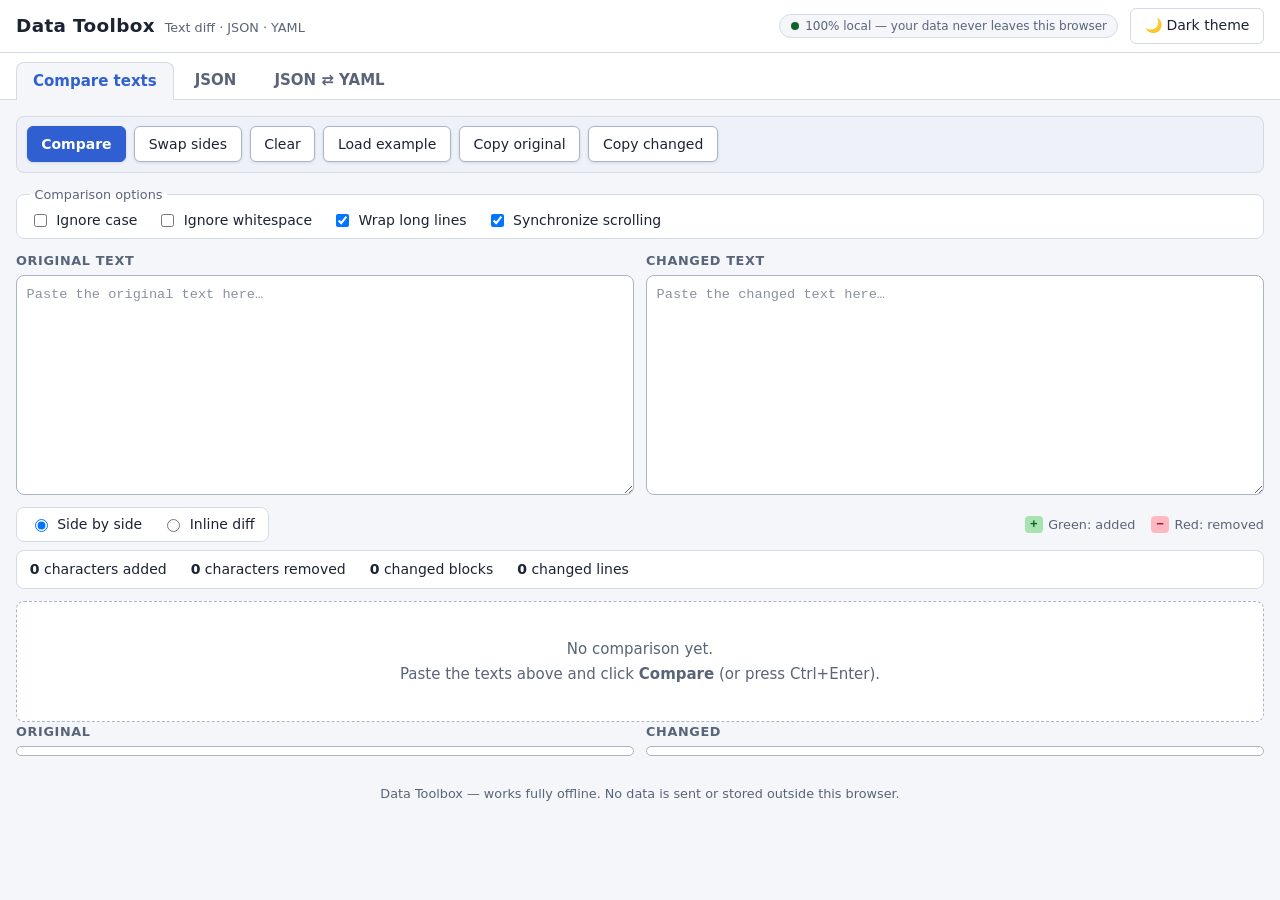
<file: index.html>
<!DOCTYPE html>
<html lang="en">
<head>
  <meta charset="UTF-8">
  <meta name="viewport" content="width=device-width, initial-scale=1.0">
  <meta http-equiv="Content-Security-Policy"
        content="default-src 'self'; script-src 'self'; style-src 'self'; img-src 'self' data:; connect-src 'none'; object-src 'none'; base-uri 'none'; form-action 'none'">
  <title>Data Toolbox — Text diff, JSON and YAML tools</title>
  <link rel="icon" href="data:image/svg+xml,%3Csvg xmlns='http://www.w3.org/2000/svg' viewBox='0 0 16 16'%3E%3Crect width='16' height='16' rx='3' fill='%234f7cff'/%3E%3Ctext x='8' y='12' font-size='10' text-anchor='middle' fill='white' font-family='monospace'%3E%7B%7D%3C/text%3E%3C/svg%3E">
  <link rel="stylesheet" href="css/styles.css">
</head>
<body>
  <header class="app-header">
    <div class="app-title">
      <h1>Data Toolbox</h1>
      <p class="app-subtitle">Text diff · JSON · YAML</p>
    </div>
    <div class="app-header-right">
      <span class="privacy-badge" title="All processing happens in your browser. Nothing is sent or stored externally.">
        <span class="privacy-dot" aria-hidden="true"></span>
        100% local — your data never leaves this browser
      </span>
      <button type="button" id="btn-theme" class="btn btn-ghost" aria-pressed="false" title="Switch between light and dark theme">
        <span id="theme-icon" aria-hidden="true">🌙</span>
        <span id="theme-label">Dark theme</span>
      </button>
    </div>
  </header>

  <nav class="tabs" role="tablist" aria-label="Tools">
    <button type="button" role="tab" id="tab-diff" aria-controls="panel-diff" aria-selected="true" class="tab" tabindex="0">Compare texts</button>
    <button type="button" role="tab" id="tab-json" aria-controls="panel-json" aria-selected="false" class="tab" tabindex="-1">JSON</button>
    <button type="button" role="tab" id="tab-convert" aria-controls="panel-convert" aria-selected="false" class="tab" tabindex="-1">JSON ⇄ YAML</button>
  </nav>

  <main>
    <!-- ============ TAB 1: TEXT DIFF ============ -->
    <section id="panel-diff" role="tabpanel" aria-labelledby="tab-diff" class="panel">
      <div class="toolbar" role="group" aria-label="Diff actions">
        <button type="button" id="btn-compare" class="btn btn-primary" title="Compare the two texts (Ctrl+Enter)">Compare</button>
        <button type="button" id="btn-swap" class="btn" title="Swap the contents of the two editors">Swap sides</button>
        <button type="button" id="btn-clear-diff" class="btn" title="Clear both editors and the result">Clear</button>
        <button type="button" id="btn-example-diff" class="btn" title="Fill the editors with an example">Load example</button>
        <button type="button" id="btn-copy-original" class="btn" title="Copy the original text">Copy original</button>
        <button type="button" id="btn-copy-altered" class="btn" title="Copy the changed text">Copy changed</button>
      </div>

      <fieldset class="options">
        <legend>Comparison options</legend>
        <label class="opt"><input type="checkbox" id="opt-ignore-case"> Ignore case</label>
        <label class="opt"><input type="checkbox" id="opt-ignore-space"> Ignore whitespace</label>
        <label class="opt"><input type="checkbox" id="opt-wrap" checked> Wrap long lines</label>
        <label class="opt"><input type="checkbox" id="opt-sync-scroll" checked> Synchronize scrolling</label>
      </fieldset>

      <div class="editor-grid">
        <div class="editor-block">
          <label for="diff-original">Original text</label>
          <textarea id="diff-original" class="editor" spellcheck="false"
                    placeholder="Paste the original text here…"></textarea>
        </div>
        <div class="editor-block">
          <label for="diff-altered">Changed text</label>
          <textarea id="diff-altered" class="editor" spellcheck="false"
                    placeholder="Paste the changed text here…"></textarea>
        </div>
      </div>

      <div class="result-header">
        <fieldset class="view-mode" role="radiogroup" aria-label="View mode">
          <legend class="sr-only">View mode</legend>
          <label class="opt"><input type="radio" name="viewmode" id="view-side" value="side" checked> Side by side</label>
          <label class="opt"><input type="radio" name="viewmode" id="view-inline" value="inline"> Inline diff</label>
        </fieldset>
        <div class="legend" aria-label="Legend">
          <span class="legend-item"><span class="swatch swatch-added" aria-hidden="true">+</span> Green: added</span>
          <span class="legend-item"><span class="swatch swatch-removed" aria-hidden="true">−</span> Red: removed</span>
        </div>
      </div>

      <div id="diff-summary" class="summary" hidden>
        <span class="stat"><strong id="sum-added">0</strong> characters added</span>
        <span class="stat"><strong id="sum-removed">0</strong> characters removed</span>
        <span class="stat"><strong id="sum-blocks">0</strong> changed blocks</span>
        <span class="stat"><strong id="sum-lines">0</strong> changed lines</span>
        <span class="stat stat-ok" id="sum-identical" hidden>✓ The texts are identical</span>
      </div>

      <div id="diff-empty" class="empty-state">
        <p>No comparison yet.</p>
        <p>Paste the texts above and click <strong>Compare</strong> (or press Ctrl+Enter).</p>
      </div>

      <div id="diff-side" class="diff-side" hidden>
        <div class="diff-pane">
          <h2 class="pane-title">Original</h2>
          <div id="diff-pane-left" class="diff-result" tabindex="0" role="region" aria-label="Result: original text with removals highlighted"></div>
        </div>
        <div class="diff-pane">
          <h2 class="pane-title">Changed</h2>
          <div id="diff-pane-right" class="diff-result" tabindex="0" role="region" aria-label="Result: changed text with additions highlighted"></div>
        </div>
      </div>

      <div id="diff-inline-wrap" hidden>
        <h2 class="pane-title">Inline diff</h2>
        <div id="diff-inline" class="diff-result" tabindex="0" role="region" aria-label="Result: inline diff"></div>
      </div>
    </section>

    <!-- ============ TAB 2: JSON ============ -->
    <section id="panel-json" role="tabpanel" aria-labelledby="tab-json" class="panel" hidden>
      <div class="toolbar" role="group" aria-label="JSON actions">
        <button type="button" id="btn-json-validate" class="btn btn-primary" title="Validate the JSON (Ctrl+Enter)">Validate</button>
        <button type="button" id="btn-json-format" class="btn" title="Format the JSON with the chosen indentation (Ctrl+Shift+F)">Format</button>
        <button type="button" id="btn-json-minify" class="btn" title="Remove unnecessary spaces and line breaks">Minify</button>
        <button type="button" id="btn-json-copy" class="btn" title="Copy the editor content">Copy</button>
        <button type="button" id="btn-json-clear" class="btn" title="Clear the editor">Clear</button>
        <button type="button" id="btn-json-example" class="btn" title="Fill with an example JSON">Load example</button>
        <button type="button" id="btn-json-open" class="btn" title="Open a .json file from your computer">Open file</button>
        <button type="button" id="btn-json-download" class="btn" title="Download the content as a .json file">Download JSON</button>
        <label class="select-label" for="json-indent">Indentation
          <select id="json-indent" title="Indentation used when formatting">
            <option value="2" selected>2 spaces</option>
            <option value="4">4 spaces</option>
            <option value="tab">Tab</option>
          </select>
        </label>
      </div>

      <input type="file" id="json-file" accept=".json,application/json" class="sr-only" aria-hidden="true" tabindex="-1">

      <div class="editor-block">
        <label for="json-input">JSON document</label>
        <textarea id="json-input" class="editor editor-tall" spellcheck="false"
                  placeholder='Paste your JSON here, for example: {"name": "Ana", "age": 30}'></textarea>
      </div>

      <div class="statusbar">
        <span id="json-status" class="badge badge-neutral">Awaiting validation</span>
        <span class="stat"><strong id="json-stat-lines">0</strong> lines</span>
        <span class="stat"><strong id="json-stat-chars">0</strong> characters</span>
        <span class="stat">≈ <strong id="json-stat-bytes">0</strong> bytes</span>
      </div>

      <div id="json-message" class="message" hidden></div>
    </section>

    <!-- ============ TAB 3: JSON <-> YAML ============ -->
    <section id="panel-convert" role="tabpanel" aria-labelledby="tab-convert" class="panel" hidden>
      <p class="note">YAML comments cannot be preserved: when converting YAML → JSON and then JSON → YAML, comments are lost.</p>

      <div class="convert-grid">
        <div class="editor-block">
          <div class="mini-toolbar" role="group" aria-label="JSON panel actions">
            <span class="mini-title">JSON</span>
            <button type="button" id="btn-conv-json-validate" class="btn btn-sm" title="Validate this panel's JSON">Validate</button>
            <button type="button" id="btn-conv-json-copy" class="btn btn-sm" title="Copy the JSON">Copy</button>
            <button type="button" id="btn-conv-json-open" class="btn btn-sm" title="Open a .json file">Open file</button>
            <button type="button" id="btn-conv-json-download" class="btn btn-sm" title="Download as a .json file">Download</button>
            <label class="select-label select-sm" for="conv-json-indent">Indentation
              <select id="conv-json-indent" title="Indentation of the generated JSON">
                <option value="2" selected>2 spaces</option>
                <option value="4">4 spaces</option>
                <option value="tab">Tab</option>
              </select>
            </label>
          </div>
          <label class="sr-only" for="conv-json">JSON document</label>
          <textarea id="conv-json" class="editor editor-tall" spellcheck="false"
                    placeholder='{"example": true}'></textarea>
          <div class="statusbar statusbar-sm">
            <span class="stat"><strong id="conv-json-lines">0</strong> lines</span>
            <span class="stat"><strong id="conv-json-chars">0</strong> characters</span>
          </div>
        </div>

        <div class="convert-actions" role="group" aria-label="Conversion actions">
          <button type="button" id="btn-j2y" class="btn btn-primary" title="Convert the JSON on the left to YAML (Ctrl+Enter)">JSON → YAML</button>
          <button type="button" id="btn-y2j" class="btn btn-primary" title="Convert the YAML on the right to JSON">YAML → JSON</button>
          <button type="button" id="btn-conv-swap" class="btn" title="Swap the contents of the two panels">Swap contents</button>
          <button type="button" id="btn-conv-clear" class="btn" title="Clear both panels">Clear all</button>
        </div>

        <div class="editor-block">
          <div class="mini-toolbar" role="group" aria-label="YAML panel actions">
            <span class="mini-title">YAML</span>
            <button type="button" id="btn-conv-yaml-validate" class="btn btn-sm" title="Validate this panel's YAML">Validate</button>
            <button type="button" id="btn-conv-yaml-copy" class="btn btn-sm" title="Copy the YAML">Copy</button>
            <button type="button" id="btn-conv-yaml-open" class="btn btn-sm" title="Open a .yaml or .yml file">Open file</button>
            <button type="button" id="btn-conv-yaml-download" class="btn btn-sm" title="Download as a .yaml file">Download</button>
          </div>
          <label class="sr-only" for="conv-yaml">YAML document</label>
          <textarea id="conv-yaml" class="editor editor-tall" spellcheck="false"
                    placeholder="example: true"></textarea>
          <div class="statusbar statusbar-sm">
            <span class="stat"><strong id="conv-yaml-lines">0</strong> lines</span>
            <span class="stat"><strong id="conv-yaml-chars">0</strong> characters</span>
          </div>
        </div>
      </div>

      <input type="file" id="conv-json-file" accept=".json,application/json" class="sr-only" aria-hidden="true" tabindex="-1">
      <input type="file" id="conv-yaml-file" accept=".yaml,.yml,application/yaml,text/yaml" class="sr-only" aria-hidden="true" tabindex="-1">

      <div id="conv-message" class="message" hidden></div>
    </section>
  </main>

  <footer class="app-footer">
    <p>Data Toolbox — works fully offline. No data is sent or stored outside this browser.</p>
  </footer>

  <div id="live-region" class="sr-only" role="status" aria-live="polite"></div>
  <div id="toast-container" aria-hidden="true"></div>

  <script src="vendor/diff.min.js"></script>
  <script src="vendor/js-yaml.min.js"></script>
  <script src="js/core.js"></script>
  <script src="js/app.js"></script>
</body>
</html>
</file>
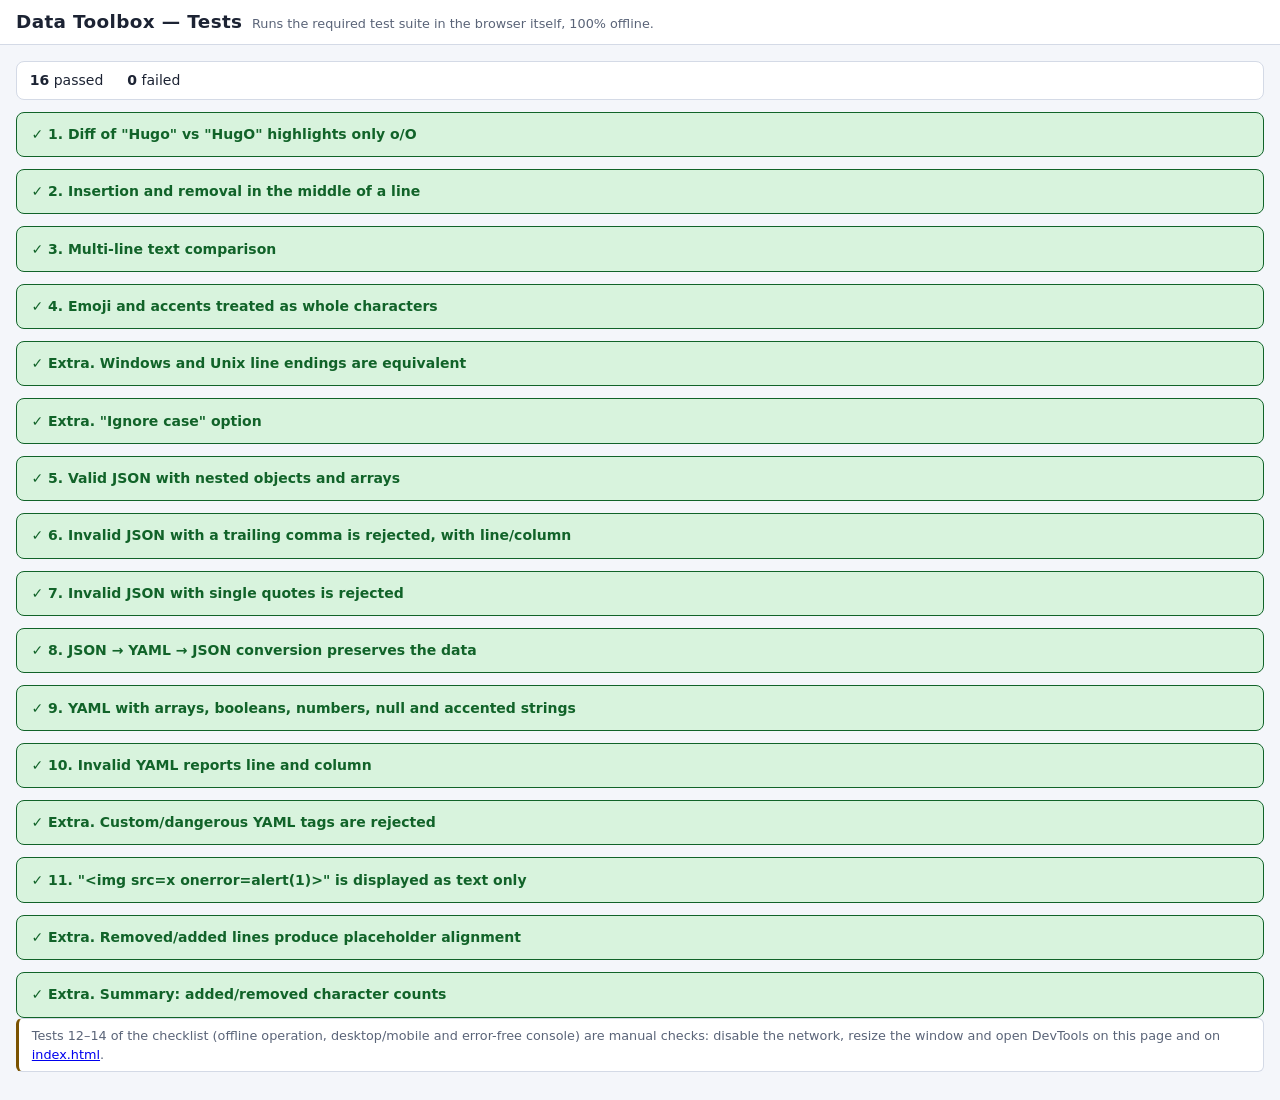
<file: tests.html>
<!DOCTYPE html>
<html lang="en">
<head>
  <meta charset="UTF-8">
  <meta name="viewport" content="width=device-width, initial-scale=1.0">
  <meta http-equiv="Content-Security-Policy"
        content="default-src 'self'; script-src 'self'; style-src 'self'; img-src 'self' data:; connect-src 'none'; object-src 'none'; base-uri 'none'; form-action 'none'">
  <title>Data Toolbox — Automated tests</title>
  <link rel="icon" href="data:image/svg+xml,%3Csvg xmlns='http://www.w3.org/2000/svg' viewBox='0 0 16 16'%3E%3Crect width='16' height='16' rx='3' fill='%23116329'/%3E%3Ctext x='8' y='12' font-size='10' text-anchor='middle' fill='white' font-family='monospace'%3E✓%3C/text%3E%3C/svg%3E">
  <link rel="stylesheet" href="css/styles.css">
</head>
<body>
  <header class="app-header">
    <div class="app-title">
      <h1>Data Toolbox — Tests</h1>
      <p class="app-subtitle">Runs the required test suite in the browser itself, 100% offline.</p>
    </div>
  </header>

  <main>
    <div id="test-summary" class="summary">
      <span class="stat"><strong id="t-pass">0</strong> passed</span>
      <span class="stat"><strong id="t-fail">0</strong> failed</span>
    </div>
    <div id="test-results" class="empty-state" role="list" aria-label="Test results"></div>
    <p class="note">Tests 12–14 of the checklist (offline operation, desktop/mobile and error-free console)
      are manual checks: disable the network, resize the window and open DevTools on this page
      and on <a href="index.html">index.html</a>.</p>
  </main>

  <script src="vendor/diff.min.js"></script>
  <script src="vendor/js-yaml.min.js"></script>
  <script src="js/core.js"></script>
  <script src="js/tests.js"></script>
</body>
</html>
</file>
<file: css/styles.css>
/* ===========================================================
   Data Toolbox — styles
   Light/dark themes via [data-theme] on <html>.
   =========================================================== */

:root {
  --font-ui: system-ui, "Segoe UI", Roboto, Ubuntu, sans-serif;
  --font-mono: ui-monospace, "Cascadia Code", "Cascadia Mono", Consolas,
               "Liberation Mono", Menlo, monospace;

  --bg: #f4f6fa;
  --bg-panel: #ffffff;
  --bg-editor: #ffffff;
  --bg-toolbar: #eef1f7;
  --fg: #1c2333;
  --fg-muted: #5a6478;
  --border: #d4dae6;
  --border-strong: #aab4c8;

  --accent: #2f5fd0;
  --accent-fg: #ffffff;
  --accent-hover: #2450b8;
  --accent-active: #1d439c;

  --added-fg: #116329;
  --added-bg: #d8f3dd;
  --added-bg-strong: #a6e3b0;
  --removed-fg: #a40e26;
  --removed-bg: #ffe0e3;
  --removed-bg-strong: #ffb8c0;

  --ok-fg: #116329;
  --ok-bg: #d8f3dd;
  --err-fg: #a40e26;
  --err-bg: #ffe0e3;
  --warn-fg: #7a5200;
  --warn-bg: #fff1c9;

  --placeholder-bg: #eceff5;
  --line-num-fg: #8a93a8;
  --focus-ring: #2f5fd0;
  --shadow: 0 1px 3px rgba(20, 30, 60, 0.12);
}

[data-theme="dark"] {
  --bg: #12151c;
  --bg-panel: #1a1f2a;
  --bg-editor: #141824;
  --bg-toolbar: #202636;
  --fg: #e4e8f1;
  --fg-muted: #9aa4bb;
  --border: #313a4e;
  --border-strong: #49546e;

  --accent: #6c93f5;
  --accent-fg: #0d1220;
  --accent-hover: #82a4ff;
  --accent-active: #5a80e0;

  --added-fg: #7ee2a8;
  --added-bg: #12351f;
  --added-bg-strong: #1d5a33;
  --removed-fg: #ff9ba6;
  --removed-bg: #431a22;
  --removed-bg-strong: #6e2733;

  --ok-fg: #7ee2a8;
  --ok-bg: #12351f;
  --err-fg: #ff9ba6;
  --err-bg: #431a22;
  --warn-fg: #f0cf7d;
  --warn-bg: #3a2e10;

  --placeholder-bg: #1e2330;
  --line-num-fg: #5d6880;
  --focus-ring: #82a4ff;
  --shadow: 0 1px 3px rgba(0, 0, 0, 0.5);
}

* { box-sizing: border-box; }

html, body {
  margin: 0;
  padding: 0;
}

body {
  font-family: var(--font-ui);
  font-size: 15px;
  line-height: 1.5;
  background: var(--bg);
  color: var(--fg);
}

/* ---------- header ---------- */

.app-header {
  display: flex;
  align-items: center;
  justify-content: space-between;
  flex-wrap: wrap;
  gap: 0.5rem 1rem;
  padding: 0.5rem 1rem;
  background: var(--bg-panel);
  border-bottom: 1px solid var(--border);
}

.app-title { display: flex; align-items: baseline; gap: 0.6rem; }

.app-header h1 {
  margin: 0;
  font-size: 1.15rem;
  letter-spacing: 0.02em;
}

.app-subtitle {
  margin: 0;
  color: var(--fg-muted);
  font-size: 0.8rem;
}

.app-header-right {
  display: flex;
  align-items: center;
  flex-wrap: wrap;
  gap: 0.75rem;
}

.privacy-badge {
  display: inline-flex;
  align-items: center;
  gap: 0.4rem;
  font-size: 0.75rem;
  color: var(--fg-muted);
  border: 1px solid var(--border);
  border-radius: 999px;
  padding: 0.15rem 0.65rem;
  background: var(--bg);
}

.privacy-dot {
  width: 0.5rem;
  height: 0.5rem;
  border-radius: 50%;
  background: var(--ok-fg);
}

/* ---------- tabs ---------- */

.tabs {
  display: flex;
  gap: 0.25rem;
  padding: 0.5rem 1rem 0;
  background: var(--bg-panel);
  border-bottom: 1px solid var(--border);
  flex-wrap: wrap;
}

.tab {
  font: inherit;
  font-weight: 600;
  color: var(--fg-muted);
  background: transparent;
  border: 1px solid transparent;
  border-bottom: none;
  border-radius: 8px 8px 0 0;
  padding: 0.45rem 1rem;
  cursor: pointer;
}

.tab:hover { color: var(--fg); background: var(--bg-toolbar); }

.tab[aria-selected="true"] {
  color: var(--accent);
  background: var(--bg);
  border-color: var(--border);
  position: relative;
  top: 1px;
}

/* ---------- layout ---------- */

main { padding: 1rem; max-width: 1500px; margin: 0 auto; }

.panel { display: block; }
.panel[hidden] { display: none; }

.app-footer {
  padding: 0.75rem 1rem 1.25rem;
  text-align: center;
  color: var(--fg-muted);
  font-size: 0.8rem;
}
.app-footer p { margin: 0; }

/* ---------- buttons & controls ---------- */

.btn {
  font: inherit;
  font-size: 0.875rem;
  padding: 0.4rem 0.85rem;
  border: 1px solid var(--border-strong);
  border-radius: 6px;
  background: var(--bg-panel);
  color: var(--fg);
  cursor: pointer;
  box-shadow: var(--shadow);
}

.btn:hover { background: var(--bg-toolbar); border-color: var(--accent); }
.btn:active { background: var(--border); }
.btn:disabled {
  opacity: 0.5;
  cursor: not-allowed;
  box-shadow: none;
}
.btn:disabled:hover { background: var(--bg-panel); border-color: var(--border-strong); }

.btn-primary {
  background: var(--accent);
  border-color: var(--accent);
  color: var(--accent-fg);
  font-weight: 600;
}
.btn-primary:hover { background: var(--accent-hover); border-color: var(--accent-hover); color: var(--accent-fg); }
.btn-primary:active { background: var(--accent-active); }

.btn-ghost { box-shadow: none; border-color: var(--border); background: transparent; }

.btn-sm { padding: 0.2rem 0.55rem; font-size: 0.8rem; box-shadow: none; }

button:focus-visible,
input:focus-visible,
select:focus-visible,
textarea:focus-visible,
[tabindex]:focus-visible,
.tab:focus-visible {
  outline: 2px solid var(--focus-ring);
  outline-offset: 2px;
}

/* ---------- toolbars & options ---------- */

.toolbar {
  display: flex;
  flex-wrap: wrap;
  gap: 0.5rem;
  align-items: center;
  padding: 0.6rem;
  background: var(--bg-toolbar);
  border: 1px solid var(--border);
  border-radius: 8px;
  margin-bottom: 0.75rem;
}

.options, .view-mode {
  display: flex;
  flex-wrap: wrap;
  gap: 0.35rem 1.25rem;
  border: 1px solid var(--border);
  border-radius: 8px;
  padding: 0.4rem 0.8rem;
  margin: 0 0 0.75rem;
  background: var(--bg-panel);
}

.options legend {
  font-size: 0.8rem;
  color: var(--fg-muted);
  padding: 0 0.3rem;
}

.opt {
  display: inline-flex;
  align-items: center;
  gap: 0.4rem;
  font-size: 0.875rem;
  cursor: pointer;
}

.select-label {
  display: inline-flex;
  align-items: center;
  gap: 0.4rem;
  font-size: 0.875rem;
  color: var(--fg-muted);
}

select {
  font: inherit;
  font-size: 0.875rem;
  padding: 0.3rem 0.4rem;
  border: 1px solid var(--border-strong);
  border-radius: 6px;
  background: var(--bg-panel);
  color: var(--fg);
}

/* ---------- editors ---------- */

.editor-grid {
  display: grid;
  grid-template-columns: 1fr 1fr;
  gap: 0.75rem;
  margin-bottom: 0.75rem;
}

.editor-block { display: flex; flex-direction: column; min-width: 0; }

.editor-block > label,
.pane-title {
  font-size: 0.8rem;
  font-weight: 600;
  color: var(--fg-muted);
  text-transform: uppercase;
  letter-spacing: 0.05em;
  margin: 0 0 0.3rem;
}

.editor {
  font-family: var(--font-mono);
  font-size: 0.85rem;
  line-height: 1.5;
  width: 100%;
  min-height: 220px;
  resize: vertical;
  padding: 0.6rem;
  border: 1px solid var(--border-strong);
  border-radius: 8px;
  background: var(--bg-editor);
  color: var(--fg);
  tab-size: 4;
}

.editor-tall { min-height: 380px; }

.editor::placeholder { color: var(--fg-muted); opacity: 0.7; }

/* ---------- result header, summary, legend ---------- */

.result-header {
  display: flex;
  flex-wrap: wrap;
  justify-content: space-between;
  align-items: center;
  gap: 0.5rem;
  margin-bottom: 0.5rem;
}

.view-mode { margin: 0; }

.legend { display: flex; gap: 1rem; font-size: 0.8rem; color: var(--fg-muted); }
.legend-item { display: inline-flex; align-items: center; gap: 0.35rem; }

.swatch {
  display: inline-flex;
  align-items: center;
  justify-content: center;
  width: 1.1rem;
  height: 1.1rem;
  border-radius: 4px;
  font-family: var(--font-mono);
  font-weight: 700;
  font-size: 0.8rem;
}
.swatch-added { background: var(--added-bg-strong); color: var(--added-fg); }
.swatch-removed { background: var(--removed-bg-strong); color: var(--removed-fg); }

.summary {
  display: flex;
  flex-wrap: wrap;
  gap: 0.5rem 1.5rem;
  padding: 0.5rem 0.8rem;
  border: 1px solid var(--border);
  border-radius: 8px;
  background: var(--bg-panel);
  margin-bottom: 0.75rem;
  font-size: 0.875rem;
}

.stat strong { font-variant-numeric: tabular-nums; }
.stat-ok { color: var(--ok-fg); font-weight: 600; }

/* ---------- diff result ---------- */

.diff-side {
  display: grid;
  grid-template-columns: 1fr 1fr;
  gap: 0.75rem;
}

.diff-pane { min-width: 0; }

.diff-result {
  font-family: var(--font-mono);
  font-size: 0.85rem;
  line-height: 1.55;
  border: 1px solid var(--border-strong);
  border-radius: 8px;
  background: var(--bg-editor);
  max-height: 480px;
  overflow: auto;
  padding: 0.25rem 0;
}

.diff-result .line {
  display: flex;
  white-space: pre-wrap;
  word-break: break-word;
}

.diff-result.nowrap .line { white-space: pre; word-break: normal; }
.diff-result.nowrap { overflow-x: auto; }

.diff-result .ln {
  flex: 0 0 3.2em;
  text-align: right;
  padding-right: 0.6em;
  color: var(--line-num-fg);
  user-select: none;
  border-right: 1px solid var(--border);
  margin-right: 0.55em;
}

.diff-result .code { flex: 1 1 auto; min-width: 0; padding-right: 0.5em; }

.line.line-added { background: var(--added-bg); }
.line.line-removed { background: var(--removed-bg); }
.line.line-placeholder { background: var(--placeholder-bg); }
.line.line-placeholder .code { color: var(--fg-muted); }

/* char-level marks: color + background + text decoration (not color-only) */
ins.ch-added, span.ch-added {
  background: var(--added-bg-strong);
  color: var(--added-fg);
  text-decoration: underline;
  text-decoration-thickness: 2px;
  text-underline-offset: 2px;
  border-radius: 2px;
}

del.ch-removed, span.ch-removed {
  background: var(--removed-bg-strong);
  color: var(--removed-fg);
  text-decoration: line-through;
  text-decoration-thickness: 2px;
  border-radius: 2px;
}

/* side-by-side keeps background + underline cues without strikethrough noise */
span.ch-removed.side { text-decoration: underline dotted; text-underline-offset: 2px; }

/* ---------- empty state ---------- */

.empty-state {
  border: 1px dashed var(--border-strong);
  border-radius: 8px;
  padding: 2rem 1rem;
  text-align: center;
  color: var(--fg-muted);
  background: var(--bg-panel);
}
.empty-state p { margin: 0.2rem 0; }

/* ---------- status bars, badges, messages ---------- */

.statusbar {
  display: flex;
  flex-wrap: wrap;
  align-items: center;
  gap: 0.5rem 1.5rem;
  padding: 0.45rem 0.8rem;
  border: 1px solid var(--border);
  border-radius: 8px;
  background: var(--bg-panel);
  margin-top: 0.6rem;
  font-size: 0.85rem;
  color: var(--fg-muted);
}

.statusbar-sm { padding: 0.25rem 0.6rem; font-size: 0.78rem; margin-top: 0.4rem; }

.badge {
  display: inline-block;
  padding: 0.15rem 0.6rem;
  border-radius: 999px;
  font-size: 0.8rem;
  font-weight: 600;
}
.badge-neutral { background: var(--bg-toolbar); color: var(--fg-muted); border: 1px solid var(--border); }
.badge-ok { background: var(--ok-bg); color: var(--ok-fg); border: 1px solid var(--ok-fg); }
.badge-err { background: var(--err-bg); color: var(--err-fg); border: 1px solid var(--err-fg); }

.message {
  margin-top: 0.75rem;
  padding: 0.7rem 0.9rem;
  border-radius: 8px;
  font-size: 0.875rem;
  border: 1px solid;
}

.message.msg-ok { background: var(--ok-bg); color: var(--ok-fg); border-color: var(--ok-fg); }
.message.msg-err { background: var(--err-bg); color: var(--err-fg); border-color: var(--err-fg); }
.message.msg-warn { background: var(--warn-bg); color: var(--warn-fg); border-color: var(--warn-fg); }

.message pre {
  font-family: var(--font-mono);
  font-size: 0.8rem;
  margin: 0.5rem 0 0;
  padding: 0.5rem;
  background: var(--bg-editor);
  color: var(--fg);
  border: 1px solid var(--border);
  border-radius: 6px;
  overflow-x: auto;
  white-space: pre;
}

.message ul { margin: 0.4rem 0 0; padding-left: 1.2rem; }

.note {
  font-size: 0.8rem;
  color: var(--fg-muted);
  background: var(--bg-panel);
  border: 1px solid var(--border);
  border-left: 3px solid var(--warn-fg);
  border-radius: 6px;
  padding: 0.45rem 0.8rem;
  margin: 0 0 0.75rem;
}

/* ---------- converter ---------- */

.convert-grid {
  display: grid;
  grid-template-columns: 1fr auto 1fr;
  gap: 0.75rem;
  align-items: stretch;
}

.convert-actions {
  display: flex;
  flex-direction: column;
  justify-content: center;
  gap: 0.5rem;
  padding: 0.5rem 0;
}

.mini-toolbar {
  display: flex;
  flex-wrap: wrap;
  align-items: center;
  gap: 0.35rem;
  margin-bottom: 0.4rem;
}

.mini-title {
  font-weight: 700;
  font-size: 0.85rem;
  margin-right: 0.3rem;
  letter-spacing: 0.04em;
}

.select-sm { font-size: 0.78rem; }
.select-sm select { font-size: 0.78rem; padding: 0.15rem 0.3rem; }

/* ---------- toasts & live region ---------- */

#toast-container {
  position: fixed;
  bottom: 1rem;
  right: 1rem;
  display: flex;
  flex-direction: column;
  gap: 0.5rem;
  z-index: 100;
}

.toast {
  padding: 0.55rem 1rem;
  border-radius: 8px;
  font-size: 0.85rem;
  background: var(--fg);
  color: var(--bg);
  box-shadow: 0 4px 14px rgba(0, 0, 0, 0.3);
  opacity: 0;
  transform: translateY(6px);
  transition: opacity 0.2s ease, transform 0.2s ease;
}

.toast.show { opacity: 1; transform: translateY(0); }

.sr-only {
  position: absolute;
  width: 1px;
  height: 1px;
  margin: -1px;
  padding: 0;
  border: 0;
  clip: rect(0 0 0 0);
  clip-path: inset(50%);
  overflow: hidden;
  white-space: nowrap;
}

/* ---------- responsive ---------- */

@media (max-width: 900px) {
  .editor-grid,
  .diff-side {
    grid-template-columns: 1fr;
  }

  .convert-grid { grid-template-columns: 1fr; }

  .convert-actions {
    flex-direction: row;
    flex-wrap: wrap;
    justify-content: center;
  }

  .app-header { justify-content: center; text-align: center; }
  .result-header { justify-content: center; }
}
</file>
